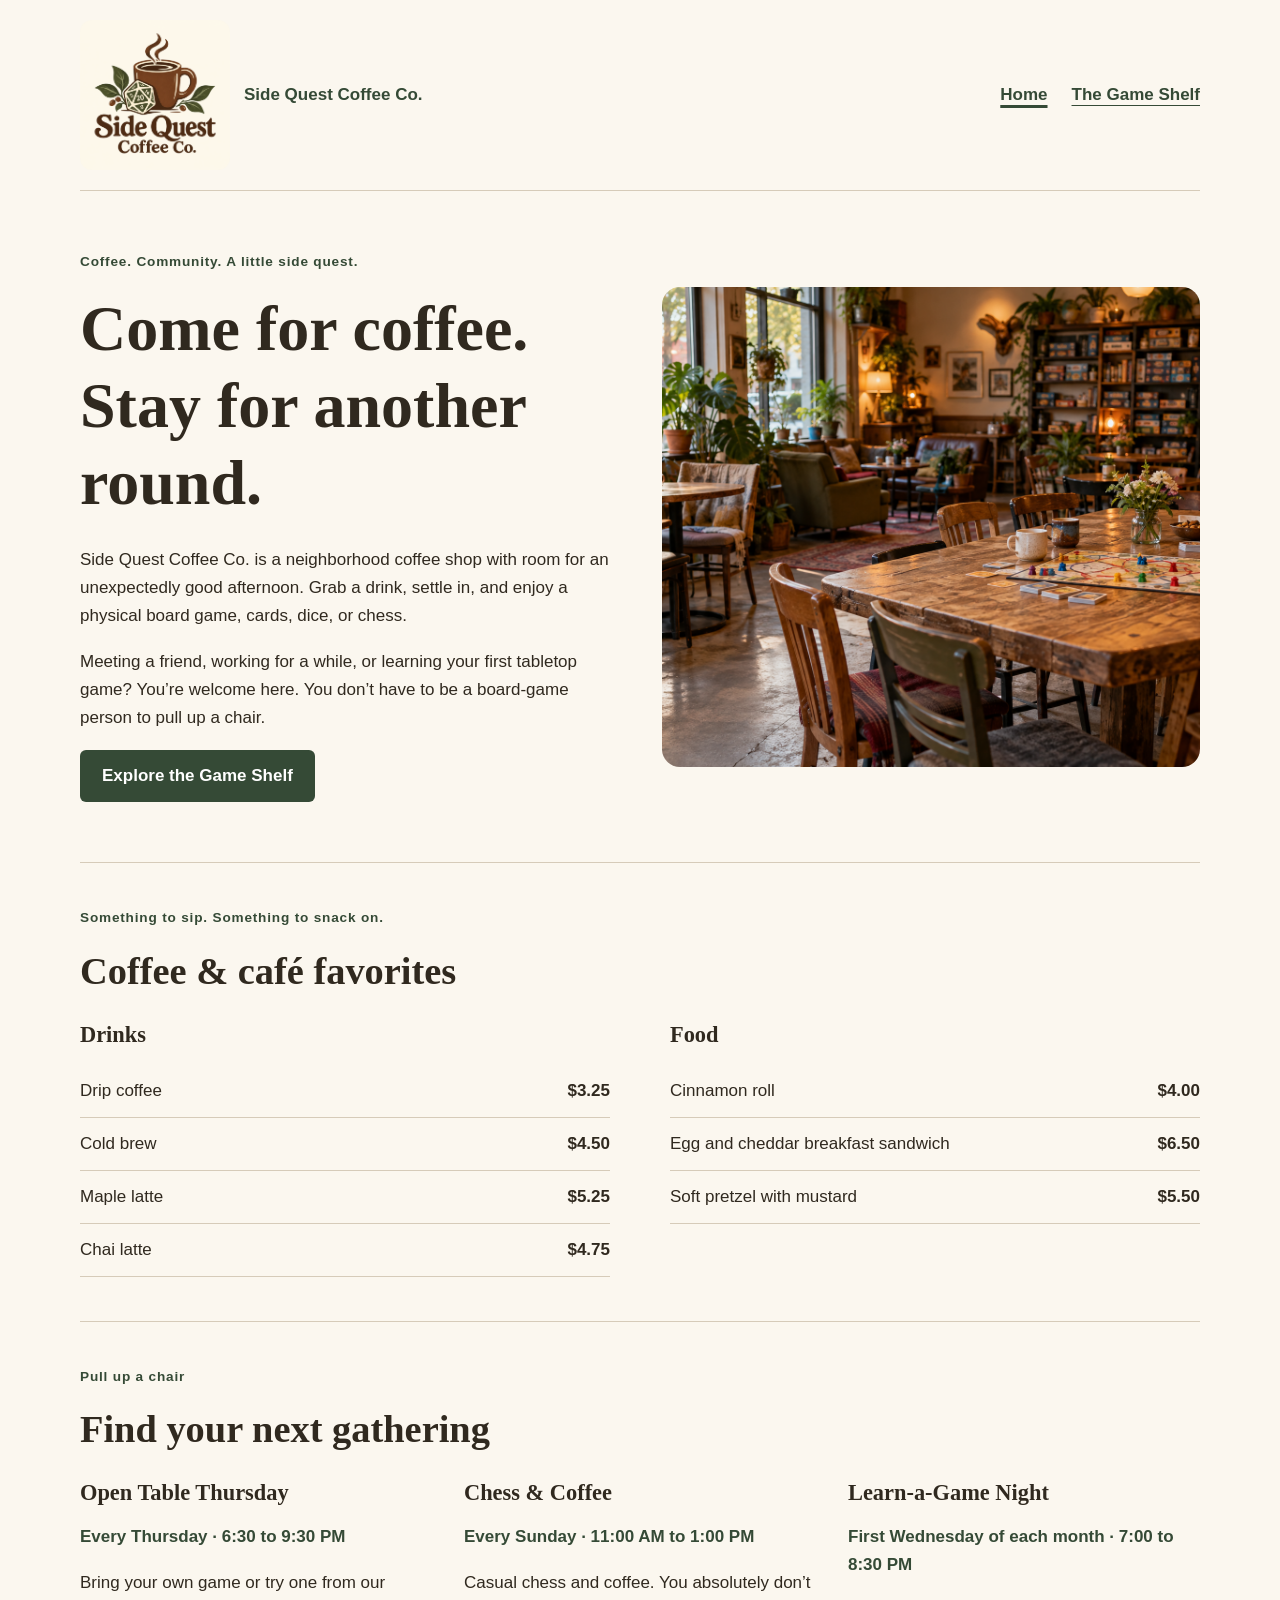
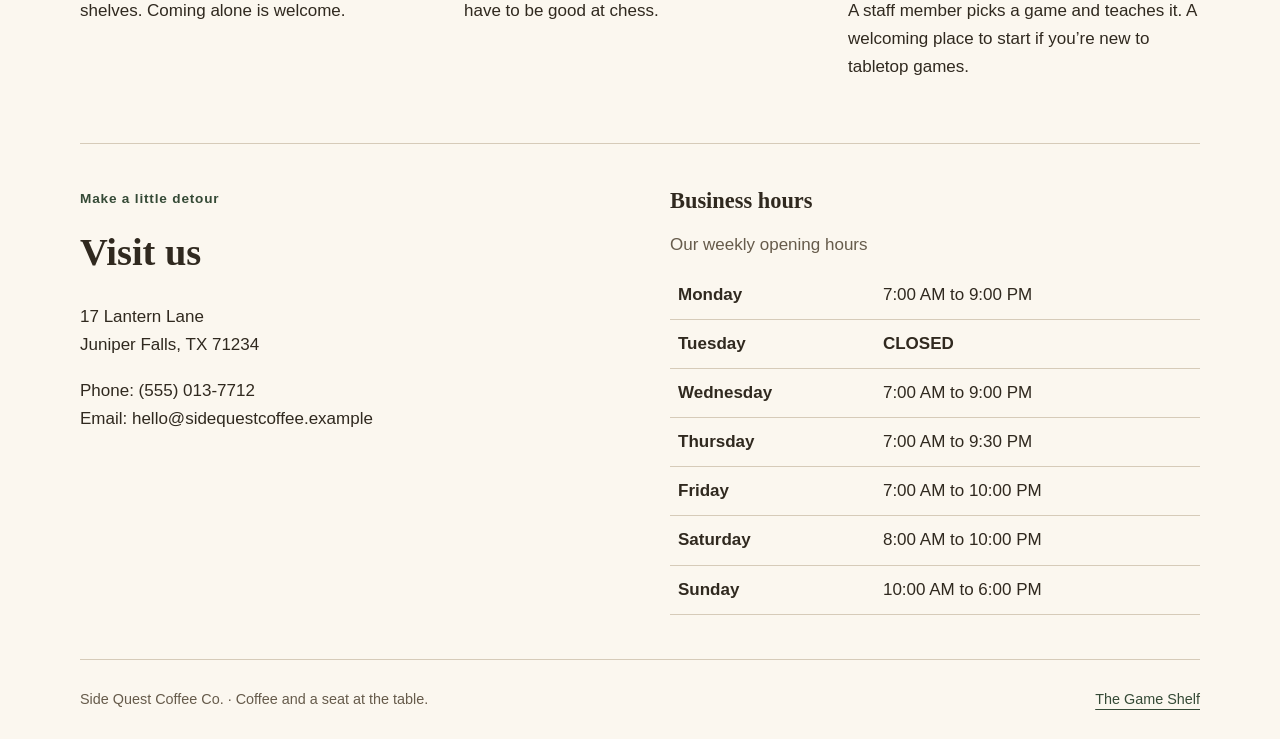
<file: index.html>
<!DOCTYPE html>
<html lang="en">
<head>
  <meta charset="UTF-8">
  <meta name="viewport" content="width=device-width, initial-scale=1">
  <title>Side Quest Coffee Co. | Coffee &amp; Tabletop Games</title>
  <link rel="stylesheet" href="style.css">
</head>
<body>
  <header class="site-header">
    <a class="brand" href="index.html">
      <img src="images/sidequest-logo.png" alt="Side Quest Coffee Co. logo with a steaming coffee mug and a tabletop die">
      <span>Side Quest Coffee Co.</span>
    </a>
    <nav aria-label="Main navigation">
      <a href="index.html" aria-current="page">Home</a>
      <a href="games.html">The Game Shelf</a>
    </nav>
  </header>

  <main id="main-content">
    <section class="hero" aria-labelledby="welcome-heading">
      <div class="hero-copy">
        <p class="eyebrow">Coffee. Community. A little side quest.</p>
        <h1 id="welcome-heading">Come for coffee.<br>Stay for another round.</h1>
        <p>Side Quest Coffee Co. is a neighborhood coffee shop with room for an unexpectedly good afternoon. Grab a drink, settle in, and enjoy a physical board game, cards, dice, or chess.</p>
        <p>Meeting a friend, working for a while, or learning your first tabletop game? You’re welcome here. You don’t have to be a board-game person to pull up a chair.</p>
        <a class="button" href="games.html">Explore the Game Shelf</a>
      </div>
      <img class="cafe-image" src="images/sidequest-cafe.png" alt="Cozy café with wooden tables, mismatched chairs, window plants, shelves of board games, and coffee mugs beside a game on the community table">
    </section>

    <section class="section" aria-labelledby="menu-heading">
      <p class="eyebrow">Something to sip. Something to snack on.</p>
      <h2 id="menu-heading">Coffee &amp; café favorites</h2>
      <div class="menu-grid">
        <div>
          <h3>Drinks</h3>
          <dl class="menu-list">
            <div><dt>Drip coffee</dt><dd>$3.25</dd></div>
            <div><dt>Cold brew</dt><dd>$4.50</dd></div>
            <div><dt>Maple latte</dt><dd>$5.25</dd></div>
            <div><dt>Chai latte</dt><dd>$4.75</dd></div>
          </dl>
        </div>
        <div>
          <h3>Food</h3>
          <dl class="menu-list">
            <div><dt>Cinnamon roll</dt><dd>$4.00</dd></div>
            <div><dt>Egg and cheddar breakfast sandwich</dt><dd>$6.50</dd></div>
            <div><dt>Soft pretzel with mustard</dt><dd>$5.50</dd></div>
          </dl>
        </div>
      </div>
    </section>

    <section class="section events" aria-labelledby="events-heading">
      <p class="eyebrow">Pull up a chair</p>
      <h2 id="events-heading">Find your next gathering</h2>
      <div class="event-grid">
        <article>
          <h3>Open Table Thursday</h3>
          <p class="event-time">Every Thursday · 6:30 to 9:30 PM</p>
          <p>Bring your own game or try one from our shelves. Coming alone is welcome.</p>
        </article>
        <article>
          <h3>Chess &amp; Coffee</h3>
          <p class="event-time">Every Sunday · 11:00 AM to 1:00 PM</p>
          <p>Casual chess and coffee. You absolutely don’t have to be good at chess.</p>
        </article>
        <article>
          <h3>Learn-a-Game Night</h3>
          <p class="event-time">First Wednesday of each month · 7:00 to 8:30 PM</p>
          <p>A staff member picks a game and teaches it. A welcoming place to start if you’re new to tabletop games.</p>
        </article>
      </div>
    </section>

    <section class="section visit" aria-labelledby="visit-heading">
      <div>
        <p class="eyebrow">Make a little detour</p>
        <h2 id="visit-heading">Visit us</h2>
        <address>
          <p>17 Lantern Lane<br>Juniper Falls, TX 71234</p>
          <p>Phone: (555) 013-7712<br>Email: hello@sidequestcoffee.example</p>
        </address>
      </div>
      <div>
        <h3>Business hours</h3>
        <table class="hours">
          <caption>Our weekly opening hours</caption>
          <tbody>
            <tr><th scope="row">Monday</th><td>7:00 AM to 9:00 PM</td></tr>
            <tr><th scope="row">Tuesday</th><td><strong>CLOSED</strong></td></tr>
            <tr><th scope="row">Wednesday</th><td>7:00 AM to 9:00 PM</td></tr>
            <tr><th scope="row">Thursday</th><td>7:00 AM to 9:30 PM</td></tr>
            <tr><th scope="row">Friday</th><td>7:00 AM to 10:00 PM</td></tr>
            <tr><th scope="row">Saturday</th><td>8:00 AM to 10:00 PM</td></tr>
            <tr><th scope="row">Sunday</th><td>10:00 AM to 6:00 PM</td></tr>
          </tbody>
        </table>
      </div>
    </section>
  </main>

  <footer class="site-footer">
    <p>Side Quest Coffee Co. · Coffee and a seat at the table.</p>
    <a href="games.html">The Game Shelf</a>
  </footer>
</body>
</html>
</file>
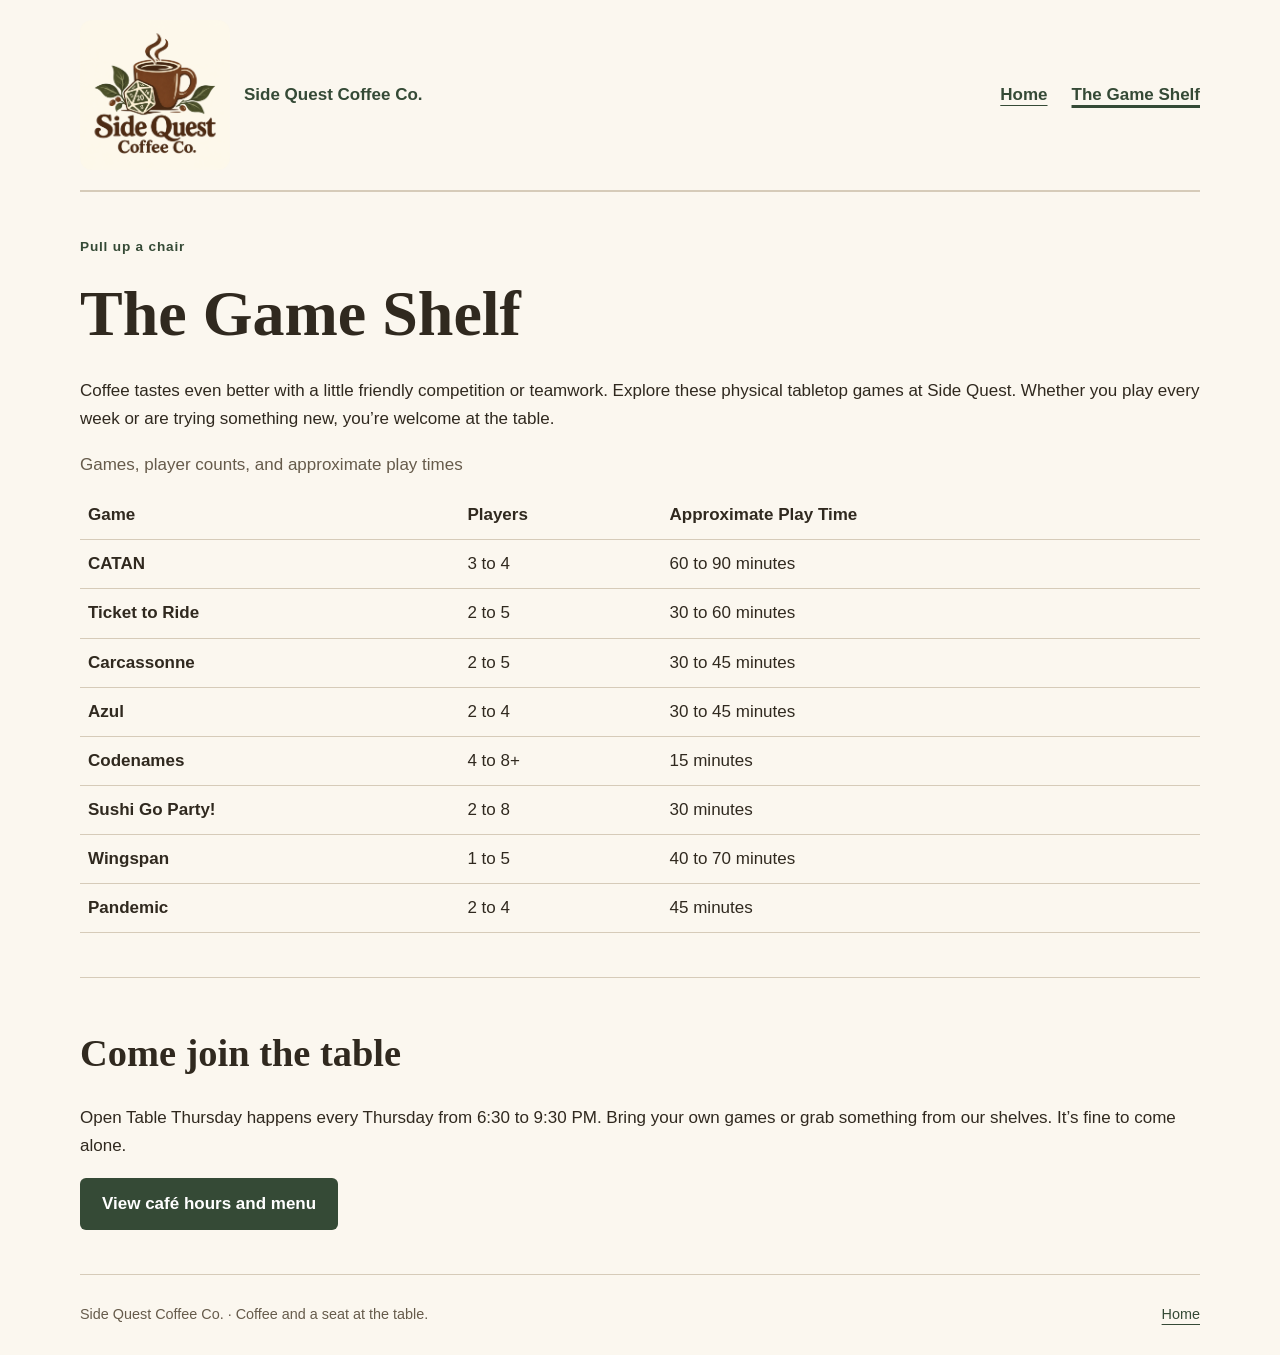
<file: games.html>
<!DOCTYPE html>
<html lang="en">
<head>
  <meta charset="UTF-8">
  <meta name="viewport" content="width=device-width, initial-scale=1">
  <title>The Game Shelf | Side Quest Coffee Co.</title>
  <link rel="stylesheet" href="style.css">
</head>
<body>
  <header class="site-header">
    <a class="brand" href="index.html">
      <img src="images/sidequest-logo.png" alt="Side Quest Coffee Co. logo with a steaming coffee mug and a tabletop die">
      <span>Side Quest Coffee Co.</span>
    </a>
    <nav aria-label="Main navigation">
      <a href="index.html">Home</a>
      <a href="games.html" aria-current="page">The Game Shelf</a>
    </nav>
  </header>
  <main>
    <section class="section" aria-labelledby="games-heading">
      <p class="eyebrow">Pull up a chair</p>
      <h1 id="games-heading">The Game Shelf</h1>
      <p>Coffee tastes even better with a little friendly competition or teamwork. Explore these physical tabletop games at Side Quest. Whether you play every week or are trying something new, you’re welcome at the table.</p>
      <table>
        <caption>Games, player counts, and approximate play times</caption>
        <thead><tr><th scope="col">Game</th><th scope="col">Players</th><th scope="col">Approximate Play Time</th></tr></thead>
        <tbody>
          <tr><th scope="row">CATAN</th><td>3 to 4</td><td>60 to 90 minutes</td></tr>
          <tr><th scope="row">Ticket to Ride</th><td>2 to 5</td><td>30 to 60 minutes</td></tr>
          <tr><th scope="row">Carcassonne</th><td>2 to 5</td><td>30 to 45 minutes</td></tr>
          <tr><th scope="row">Azul</th><td>2 to 4</td><td>30 to 45 minutes</td></tr>
          <tr><th scope="row">Codenames</th><td>4 to 8+</td><td>15 minutes</td></tr>
          <tr><th scope="row">Sushi Go Party!</th><td>2 to 8</td><td>30 minutes</td></tr>
          <tr><th scope="row">Wingspan</th><td>1 to 5</td><td>40 to 70 minutes</td></tr>
          <tr><th scope="row">Pandemic</th><td>2 to 4</td><td>45 minutes</td></tr>
        </tbody>
      </table>
    </section>
    <section class="section" aria-labelledby="join-heading">
      <h2 id="join-heading">Come join the table</h2>
      <p>Open Table Thursday happens every Thursday from 6:30 to 9:30 PM. Bring your own games or grab something from our shelves. It’s fine to come alone.</p>
      <a class="button" href="index.html">View café hours and menu</a>
    </section>
  </main>
  <footer class="site-footer">
    <p>Side Quest Coffee Co. · Coffee and a seat at the table.</p>
    <a href="index.html">Home</a>
  </footer>
</body>
</html>
</file>
<file: style.css>
/* Shared stylesheet for Home and the future Game Shelf page. */
:root {
  --paper: #fbf7ef;
  --ink: #30291f;
  --green: #354a36;
  --muted: #665b4b;
  --line: #d6cbb9;
}
* { box-sizing: border-box; }
body {
  margin: 0;
  background: var(--paper);
  color: var(--ink);
  font-family: Arial, Helvetica, sans-serif;
  font-size: 17px;
  line-height: 1.65;
}
a { color: var(--green); text-underline-offset: 5px; }
a:hover { text-decoration-thickness: 3px; }
a:focus-visible { outline: 3px solid #98621c; outline-offset: 5px; }
img { display: block; max-width: 100%; }
h1, h2, h3 { font-family: Georgia, 'Times New Roman', serif; line-height: 1.2; }
h1 { font-size: clamp(2.4rem, 5vw, 4rem); margin: 12px 0 24px; }
h2 { font-size: clamp(1.9rem, 3vw, 2.5rem); margin: 8px 0 28px; }
h3 { font-size: 1.4rem; margin: 0 0 16px; }
p { margin: 0 0 18px; }
.site-header, main, .site-footer { width: min(1120px, 90%); margin-inline: auto; }
.site-header {
  display: flex;
  justify-content: space-between;
  align-items: center;
  gap: 24px;
  padding: 20px 0;
  border-bottom: 1px solid var(--line);
}
.brand { display: flex; align-items: center; gap: 14px; font-weight: bold; text-decoration: none; }
.brand img { width: 150px; height: 150px; object-fit: contain; border-radius: 12px; }
nav { display: flex; gap: 24px; flex-wrap: wrap; }
nav a { font-weight: bold; }
nav a[aria-current='page'] { text-decoration-thickness: 3px; }
.hero { display: grid; grid-template-columns: 1fr 1fr; gap: 44px; align-items: center; padding: 60px 0; }
.eyebrow { color: var(--green); font-weight: bold; font-size: .85rem; letter-spacing: .06em; }
.cafe-image { width: 100%; height: 480px; object-fit: cover; border-radius: 18px; }
.button { display: inline-block; padding: 12px 22px; background: var(--green); color: white; border-radius: 6px; font-weight: bold; text-decoration: none; }
.button:hover { background: #253727; }
.section { padding: 44px 0; border-top: 1px solid var(--line); }
.menu-grid, .visit { display: grid; grid-template-columns: 1fr 1fr; gap: 60px; }
.menu-list { margin: 0; }
.menu-list div { display: flex; justify-content: space-between; gap: 18px; padding: 12px 0; border-bottom: 1px solid var(--line); }
.menu-list dd { margin: 0; white-space: nowrap; font-weight: bold; }
.event-grid { display: grid; grid-template-columns: repeat(3, 1fr); gap: 32px; }
.event-time { color: var(--green); font-weight: bold; }
address { font-style: normal; overflow-wrap: anywhere; }
table { width: 100%; border-collapse: collapse; }
caption { text-align: left; color: var(--muted); margin-bottom: 12px; }
th, td { text-align: left; padding: 10px 8px; border-bottom: 1px solid var(--line); }
th { font-weight: bold; }
.site-footer { display: flex; justify-content: space-between; gap: 20px; flex-wrap: wrap; padding: 28px 0; border-top: 1px solid var(--line); color: var(--muted); font-size: .9rem; }
.site-footer p { margin: 0; }
@media (max-width: 760px) {
  .site-header { align-items: flex-start; flex-direction: column; gap: 16px; }
  .hero, .menu-grid, .visit, .event-grid { grid-template-columns: 1fr; gap: 28px; }
  .hero { padding: 36px 0; }
  .cafe-image { height: auto; }
  .section { padding: 32px 0; }
  .hours { font-size: .94rem; }
  .site-header .brand span {
  font-size: 32px;
  line-height: 1.2;
}
}
</file>
